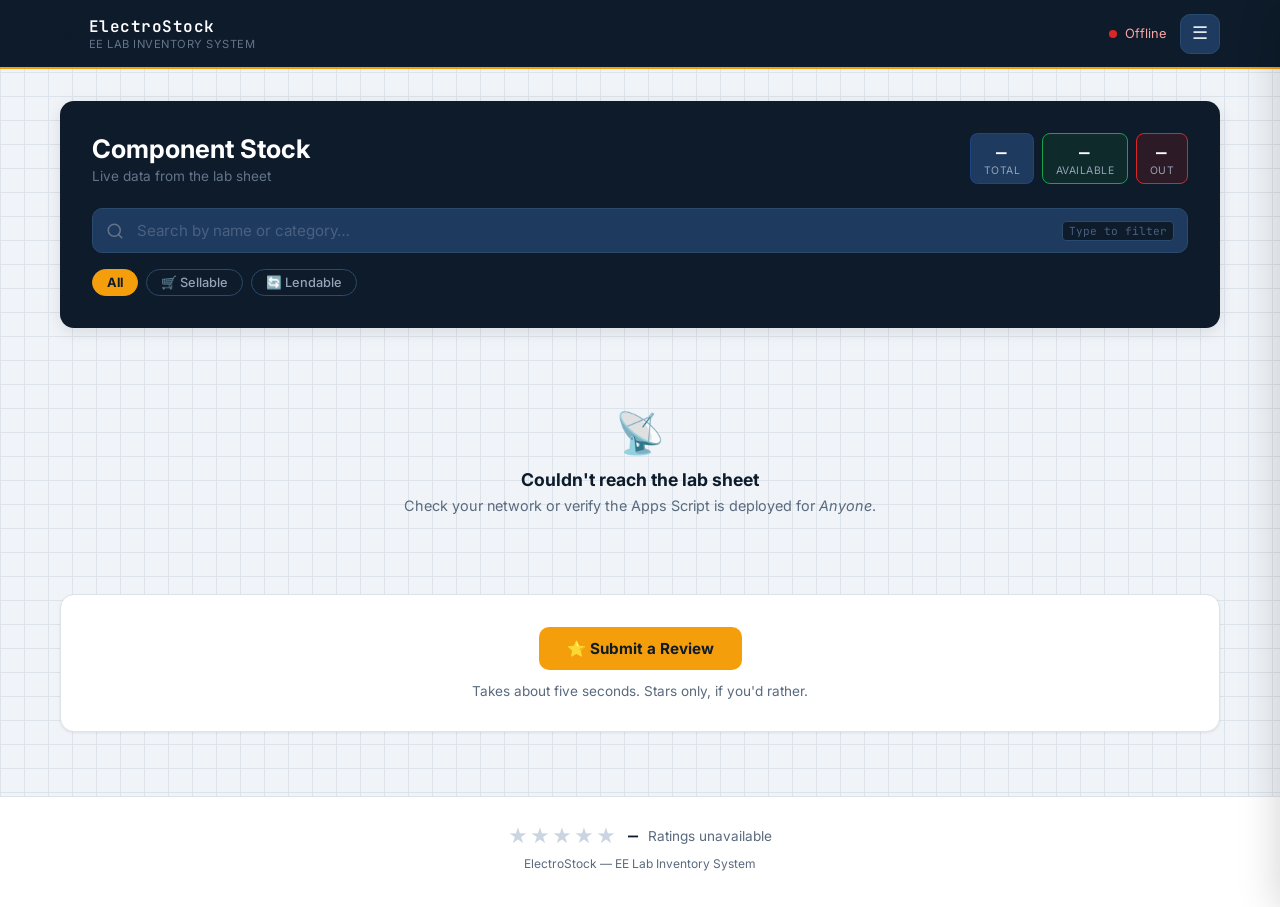
<file: index.html>
<!DOCTYPE html>
<html lang="en">
<head>
    <meta charset="UTF-8">
    <meta name="viewport" content="width=device-width, initial-scale=1.0">
    <title>ElectroStock — EE Lab Inventory System</title>
    <link rel="preconnect" href="https://fonts.googleapis.com">
    <link rel="preconnect" href="https://fonts.gstatic.com" crossorigin>
    <link href="https://fonts.googleapis.com/css2?family=JetBrains+Mono:wght@400;600&family=Inter:wght@400;500;600;700&display=swap" rel="stylesheet">
    <link rel="stylesheet" href="styles.css">
</head>
<body>

    <nav class="navbar">
        <div class="nav-container">
            <div class="logo">
                <span class="logo-mark">⚡</span>
                <div class="logo-text">
                    <span class="logo-main">ElectroStock</span>
                    <span class="logo-sub">EE Lab Inventory System</span>
                </div>
            </div>
            <div class="nav-actions">
                <div class="nav-status" id="navStatus">
                    <span class="status-dot"></span>
                    <span class="status-label">Connecting...</span>
                </div>
                <button type="button" class="nav-toggle" id="navToggle"
                        aria-label="Open menu" aria-expanded="false" aria-controls="navMenu">☰</button>
            </div>
        </div>
    </nav>

    <!-- Slide-out nav panel -->
    <div class="nav-backdrop" id="navBackdrop"></div>
    <nav class="nav-menu" id="navMenu" aria-label="Main menu">
        <div class="nav-menu-head">
            <span class="nav-menu-title">Menu</span>
            <button type="button" class="nav-menu-close" id="navMenuClose" aria-label="Close menu">✕</button>
        </div>
        <a href="index.html" class="active"><span class="nav-menu-icon">📊</span>Dashboard</a>
        <a href="request.html"><span class="nav-menu-icon">📝</span>Request Items</a>
        <a href="logs.html"><span class="nav-menu-icon">📋</span>Lab Logs</a>
        <button type="button" class="nav-rate-btn" id="navRateBtn"><span class="nav-menu-icon">⭐</span>Rate Us</button>
    </nav>

    <main class="container">

        <header class="search-header">
            <div class="header-top">
                <div>
                    <h1>Component Stock</h1>
                    <p class="header-sub">Live data from the lab sheet</p>
                </div>
                <div class="summary-chips" id="summaryChips">
                    <div class="chip chip--total"><span class="chip-num" id="totalCount">—</span><span class="chip-label">Total</span></div>
                    <div class="chip chip--ok"><span class="chip-num" id="availCount">—</span><span class="chip-label">Available</span></div>
                    <div class="chip chip--danger"><span class="chip-num" id="outCount">—</span><span class="chip-label">Out</span></div>
                </div>
            </div>
            <div class="search-wrapper">
                <svg class="search-icon" xmlns="http://www.w3.org/2000/svg" width="18" height="18" viewBox="0 0 24 24" fill="none" stroke="currentColor" stroke-width="2" stroke-linecap="round" stroke-linejoin="round"><circle cx="11" cy="11" r="8"/><path d="m21 21-4.35-4.35"/></svg>
                <input type="text" id="searchInput" placeholder="Search by name or category…" autocomplete="off">
                <kbd class="search-kbd">Type to filter</kbd>
            </div>
            <div class="filter-row" id="filterRow">
                <button class="filter-btn active" data-itemtype="All">All</button>
                <button class="filter-btn" data-itemtype="Sellable">🛒 Sellable</button>
                <button class="filter-btn" data-itemtype="Lendable">🔄 Lendable</button>
            </div>
        </header>

        <div class="lendable-notice hidden" id="lendableNotice">
            <h3>⚠️ Notice to Users</h3>
            <ol>
                <li><strong>Valid ID Deposited:</strong> A valid ID must be left at the desk before any requested item can be issued to you. Your ID will be returned once the item is brought back.</li>
                <li><strong>On-Premises Use Only:</strong> Items cannot be taken home under any circumstances. All equipment must remain within the designated area.</li>
                <li><strong>Non-SELENS Students:</strong> While SELENS students enjoy standard access, requests made by students from outside the SELENS department are subject to additional fees.</li>
                <li><strong>Fines for Damage:</strong> Please inspect items before leaving. Any damages detected upon return will result in a fine and the patron will be held financially responsible.</li>
            </ol>
        </div>

        <section class="inventory-grid" id="inventoryGrid"></section>

        <!-- Review Section — always sits below the grid, however many items it holds -->
        <section class="review-section" id="reviewSection">
            <button class="review-btn" id="reviewBtn">⭐ Submit a Review</button>
            <p class="review-hint">Takes about five seconds. Stars only, if you'd rather.</p>
        </section>

    </main>

    <footer class="site-footer">
        <div class="footer-inner">
            <div class="footer-rating">
                <span class="footer-stars" id="footerStars" aria-hidden="true"><span class="off">★</span><span class="off">★</span><span class="off">★</span><span class="off">★</span><span class="off">★</span></span>
                <span class="footer-avg" id="reviewAvg">—</span>
                <span class="footer-count" id="reviewCount">Loading ratings…</span>
            </div>
            <p class="footer-note">ElectroStock — EE Lab Inventory System</p>
        </div>
    </footer>

    <!-- Detail Modal -->
    <div class="modal-overlay" id="modalOverlay" role="dialog" aria-modal="true" aria-labelledby="modalTitle">
        <div class="modal">
            <button class="modal-close" id="modalClose" aria-label="Close">✕</button>
            <div class="modal-icon" id="modalIcon"></div>
            <h2 class="modal-title" id="modalTitle"></h2>
            <p class="modal-category" id="modalCategory"></p>
            <p class="modal-item-type" id="modalItemType"></p>
            <div class="modal-divider"></div>
            <div class="modal-stats">
                <div class="modal-stat">
                    <span class="modal-stat-label">Quantity</span>
                    <span class="modal-stat-value mono" id="modalQty"></span>
                </div>
                <div class="modal-stat">
                    <span class="modal-stat-label">Status</span>
                    <span class="modal-stat-value" id="modalStatus"></span>
                </div>
                <div class="modal-stat hidden" id="modalPriceRow">
                    <span class="modal-stat-label">Price</span>
                    <span class="modal-stat-value mono" id="modalPrice"></span>
                </div>
            </div>
            <button class="modal-action-btn hidden" id="modalActionBtn"></button>
        </div>
    </div>

    <!-- Review Modal -->
    <div class="modal-overlay" id="reviewModalOverlay" role="dialog" aria-modal="true" aria-labelledby="reviewModalTitle">
        <div class="modal review-modal">
            <button class="modal-close" id="reviewModalClose" aria-label="Close">✕</button>
            <h2 class="modal-title" id="reviewModalTitle">Rate Your Experience</h2>
            <p class="modal-category" style="text-transform:none;">How was the EE Lab Inventory System?</p>
            <div class="star-picker" id="starPicker">
                <span class="star" data-value="1">★</span>
                <span class="star" data-value="2">★</span>
                <span class="star" data-value="3">★</span>
                <span class="star" data-value="4">★</span>
                <span class="star" data-value="5">★</span>
            </div>
            <button class="review-submit-btn" id="reviewSubmitBtn" disabled>
                <span id="reviewSubmitLabel">Submit Review</span>
                <span id="reviewSubmitSpinner" class="spinner hidden"></span>
            </button>
        </div>
    </div>

    <!-- Review Details Modal — optional name + comment, shown after stars are picked -->
    <div class="modal-overlay" id="reviewDetailsOverlay" role="dialog" aria-modal="true" aria-labelledby="reviewDetailsTitle">
        <div class="modal review-modal">
            <button class="modal-close" id="reviewDetailsClose" aria-label="Close">✕</button>
            <h2 class="modal-title" id="reviewDetailsTitle">Add a Comment</h2>
            <p class="modal-category" style="text-transform:none;">Optional — leave blank and submit if you'd rather not.</p>
            <div class="review-details-form">
                <div class="field-group">
                    <label for="reviewName">Name (optional)</label>
                    <input type="text" id="reviewName" placeholder="e.g. Juan dela Cruz" autocomplete="name">
                </div>
                <div class="field-group">
                    <label for="reviewComment">Comment (optional)</label>
                    <textarea id="reviewComment" rows="3" placeholder="Tell us what you liked or what we can improve…"></textarea>
                </div>
            </div>
            <button class="review-submit-btn" id="reviewDetailsSubmitBtn">
                <span id="reviewDetailsSubmitLabel">Submit</span>
                <span id="reviewDetailsSubmitSpinner" class="spinner hidden"></span>
            </button>
        </div>
    </div>

    <!-- Thank You Modal -->
    <div class="modal-overlay" id="thankYouOverlay" role="dialog" aria-modal="true" aria-labelledby="thankYouTitle">
        <div class="modal thank-you-modal">
            <div class="modal-icon">🎉</div>
            <h2 class="modal-title" id="thankYouTitle">Thanks for Reviewing!</h2>
            <p class="modal-category" style="text-transform:none; font-size:.95rem;">Show this to the nearest officer.</p>
            <button class="btn-primary" id="thankYouCloseBtn" style="margin-top:1.5rem; width:100%;">Close</button>
        </div>
    </div>

    <script src="nav.js"></script>
    <script src="app.js"></script>
</body>
</html>
</file>
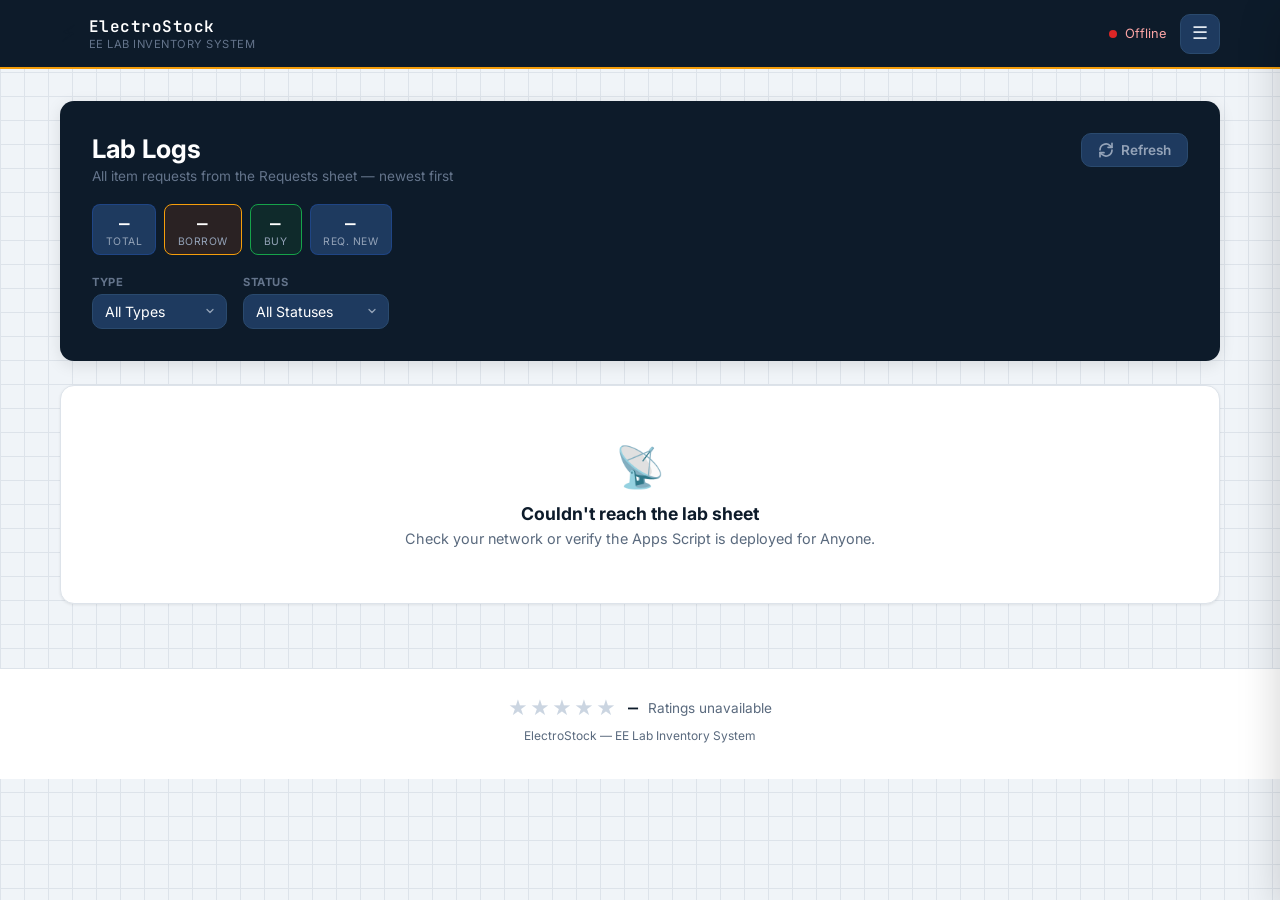
<file: logs.html>
<!DOCTYPE html>
<html lang="en">
<head>
    <meta charset="UTF-8">
    <meta name="viewport" content="width=device-width, initial-scale=1.0">
    <title>Lab Logs — ElectroStock</title>
    <link rel="preconnect" href="https://fonts.googleapis.com">
    <link rel="preconnect" href="https://fonts.gstatic.com" crossorigin>
    <link href="https://fonts.googleapis.com/css2?family=JetBrains+Mono:wght@400;600&family=Inter:wght@400;500;600;700&display=swap" rel="stylesheet">
    <link rel="stylesheet" href="styles.css">
    <link rel="stylesheet" href="logs.css">
</head>
<body>

    <nav class="navbar">
        <div class="nav-container">
            <div class="logo">
                <span class="logo-mark">⚡</span>
                <div class="logo-text">
                    <span class="logo-main">ElectroStock</span>
                    <span class="logo-sub">EE Lab Inventory System</span>
                </div>
            </div>
            <div class="nav-actions">
                <div class="nav-status" id="navStatus">
                    <span class="status-dot"></span>
                    <span class="status-label">Connecting…</span>
                </div>
                <button type="button" class="nav-toggle" id="navToggle"
                        aria-label="Open menu" aria-expanded="false" aria-controls="navMenu">☰</button>
            </div>
        </div>
    </nav>

    <!-- Slide-out nav panel -->
    <div class="nav-backdrop" id="navBackdrop"></div>
    <nav class="nav-menu" id="navMenu" aria-label="Main menu">
        <div class="nav-menu-head">
            <span class="nav-menu-title">Menu</span>
            <button type="button" class="nav-menu-close" id="navMenuClose" aria-label="Close menu">✕</button>
        </div>
        <a href="index.html"><span class="nav-menu-icon">📊</span>Dashboard</a>
        <a href="request.html"><span class="nav-menu-icon">📝</span>Request Items</a>
        <a href="logs.html" class="active"><span class="nav-menu-icon">📋</span>Lab Logs</a>
        <a href="index.html?rate=1" class="nav-rate-btn"><span class="nav-menu-icon">⭐</span>Rate Us</a>
    </nav>

    <main class="container">

        <!-- Page header -->
        <header class="logs-header">
            <div class="logs-header-top">
                <div>
                    <h1>Lab Logs</h1>
                    <p class="header-sub">All item requests from the Requests sheet — newest first</p>
                </div>
                <button class="refresh-btn" id="refreshBtn" title="Refresh logs">
                    <svg xmlns="http://www.w3.org/2000/svg" width="16" height="16" viewBox="0 0 24 24"
                         fill="none" stroke="currentColor" stroke-width="2.5"
                         stroke-linecap="round" stroke-linejoin="round">
                        <path d="M21 2v6h-6"/><path d="M3 12a9 9 0 0 1 15-6.7L21 8"/>
                        <path d="M3 22v-6h6"/><path d="M21 12a9 9 0 0 1-15 6.7L3 16"/>
                    </svg>
                    Refresh
                </button>
            </div>

            <!-- Summary chips -->
            <div class="logs-chips" id="logsChips">
                <div class="chip chip--total"><span class="chip-num" id="chipTotal">—</span><span class="chip-label">Total</span></div>
                <div class="chip chip--warn"><span class="chip-num" id="chipBorrow">—</span><span class="chip-label">Borrow</span></div>
                <div class="chip chip--ok"><span class="chip-num" id="chipBuy">—</span><span class="chip-label">Buy</span></div>
                <div class="chip chip--total"><span class="chip-num" id="chipNew">—</span><span class="chip-label">Req. New</span></div>
            </div>

            <!-- Dual filters -->
            <div class="filter-bar" id="filterBar">
                <div class="filter-group">
                    <label for="filterType">Type</label>
                    <select id="filterType" class="filter-select">
                        <option value="All">All Types</option>
                        <option value="Borrow">Borrow</option>
                        <option value="Buy">Buy</option>
                        <option value="Request New">Request New</option>
                    </select>
                </div>
                <div class="filter-group">
                    <label for="filterStatus">Status</label>
                    <select id="filterStatus" class="filter-select">
                        <option value="All">All Statuses</option>
                        <option value="Reserved">Reserved</option>
                        <option value="Not Returned">Not Returned</option>
                        <option value="Returned">Returned</option>
                        <option value="Pending">Pending</option>
                        <option value="Purchased">Purchased</option>
                        <option value="Acknowledged">Acknowledged</option>
                    </select>
                </div>
                <span class="filter-result" id="filterResult"></span>
            </div>
        </header>

        <!-- Logs table -->
        <section class="logs-table-wrap" id="logsTableWrap">

            <table class="logs-table" id="logsTable">
                <thead id="logsTableHead" class="hidden">
                    <tr>
                        <th>Name</th>
                        <th>Course / Year / Section</th>
                        <th>Type</th>
                        <th>Materials</th>
                        <th>Reason</th>
                        <th>Time</th>
                        <th>Status</th>
                        <th>Total Price</th>
                    </tr>
                </thead>
                <!-- Skeleton rows shown while loading -->
                <tbody id="logsSkeleton">
                    <tr class="skel-row-tr"><td colspan="8"><div class="skel skel-cell w40"></div></td></tr>
                    <tr class="skel-row-tr"><td colspan="8"><div class="skel skel-cell w40"></div></td></tr>
                    <tr class="skel-row-tr"><td colspan="8"><div class="skel skel-cell w40"></div></td></tr>
                    <tr class="skel-row-tr"><td colspan="8"><div class="skel skel-cell w40"></div></td></tr>
                    <tr class="skel-row-tr"><td colspan="8"><div class="skel skel-cell w40"></div></td></tr>
                </tbody>
                <tbody id="logsTableBody"></tbody>
            </table>

            <!-- Empty / error state -->
            <div class="state-message hidden" id="logsEmpty">
                <span class="state-icon">📋</span>
                <h3 id="logsEmptyTitle">No logs yet</h3>
                <p id="logsEmptyMsg">Submitted requests will appear here.</p>
            </div>
        </section>

    </main>

    <footer class="site-footer">
        <div class="footer-inner">
            <div class="footer-rating">
                <span class="footer-stars" id="footerStars" aria-hidden="true"><span class="off">★</span><span class="off">★</span><span class="off">★</span><span class="off">★</span><span class="off">★</span></span>
                <span class="footer-avg" id="reviewAvg">—</span>
                <span class="footer-count" id="reviewCount">Loading ratings…</span>
            </div>
            <p class="footer-note">ElectroStock — EE Lab Inventory System</p>
        </div>
    </footer>

    <script src="nav.js"></script>
    <script src="logs.js"></script>
</body>
</html>
</file>
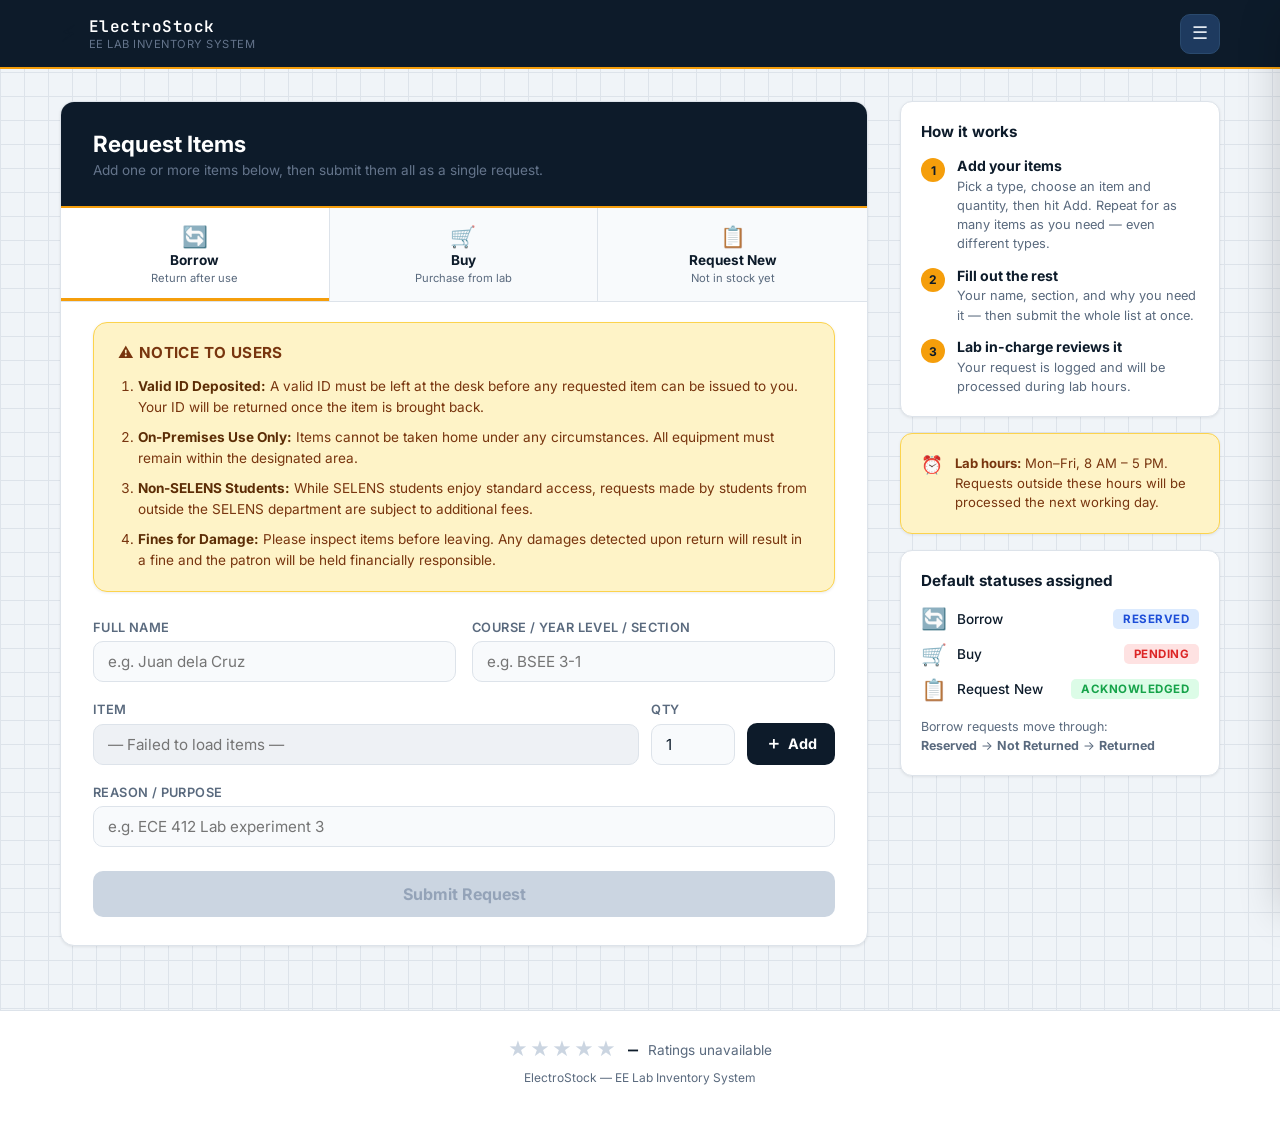
<file: request.html>
<!DOCTYPE html>
<html lang="en">
<head>
    <meta charset="UTF-8">
    <meta name="viewport" content="width=device-width, initial-scale=1.0">
    <title>Request Items — ElectroStock</title>
    <link rel="preconnect" href="https://fonts.googleapis.com">
    <link rel="preconnect" href="https://fonts.gstatic.com" crossorigin>
    <link href="https://fonts.googleapis.com/css2?family=JetBrains+Mono:wght@400;600&family=Inter:wght@400;500;600;700&display=swap" rel="stylesheet">
    <link rel="stylesheet" href="styles.css">
    <link rel="stylesheet" href="request.css">
</head>
<body>

    <nav class="navbar">
        <div class="nav-container">
            <div class="logo">
                <span class="logo-mark">⚡</span>
                <div class="logo-text">
                    <span class="logo-main">ElectroStock</span>
                    <span class="logo-sub">EE Lab Inventory System</span>
                </div>
            </div>
            <div class="nav-actions">
                <button type="button" class="nav-toggle" id="navToggle"
                        aria-label="Open menu" aria-expanded="false" aria-controls="navMenu">☰</button>
            </div>
        </div>
    </nav>

    <!-- Slide-out nav panel -->
    <div class="nav-backdrop" id="navBackdrop"></div>
    <nav class="nav-menu" id="navMenu" aria-label="Main menu">
        <div class="nav-menu-head">
            <span class="nav-menu-title">Menu</span>
            <button type="button" class="nav-menu-close" id="navMenuClose" aria-label="Close menu">✕</button>
        </div>
        <a href="index.html"><span class="nav-menu-icon">📊</span>Dashboard</a>
        <a href="request.html" class="active"><span class="nav-menu-icon">📝</span>Request Items</a>
        <a href="logs.html"><span class="nav-menu-icon">📋</span>Lab Logs</a>
        <a href="index.html?rate=1" class="nav-rate-btn"><span class="nav-menu-icon">⭐</span>Rate Us</a>
    </nav>

    <main class="container">

        <div class="request-layout">

            <!-- Left: Form panel -->
            <div class="form-panel">
                <div class="form-panel-header">
                    <h1>Request Items</h1>
                    <p>Add one or more items below, then submit them all as a single request.</p>
                </div>

                <!-- Request type tabs -->
                <div class="type-tabs" id="typeTabs">
                    <button class="type-tab active" data-type="Borrow">
                        <span class="tab-icon">🔄</span>
                        <span class="tab-label">Borrow</span>
                        <span class="tab-desc">Return after use</span>
                    </button>
                    <button class="type-tab" data-type="Buy">
                        <span class="tab-icon">🛒</span>
                        <span class="tab-label">Buy</span>
                        <span class="tab-desc">Purchase from lab</span>
                    </button>
                    <button class="type-tab" data-type="Request New">
                        <span class="tab-icon">📋</span>
                        <span class="tab-label">Request New</span>
                        <span class="tab-desc">Not in stock yet</span>
                    </button>
                </div>

                <!-- Borrower notice — shown only for the Borrow tab -->
                <div class="lendable-notice" id="lendableNotice">
                    <h3>⚠️ Notice to Users</h3>
                    <ol>
                        <li><strong>Valid ID Deposited:</strong> A valid ID must be left at the desk before any requested item can be issued to you. Your ID will be returned once the item is brought back.</li>
                        <li><strong>On-Premises Use Only:</strong> Items cannot be taken home under any circumstances. All equipment must remain within the designated area.</li>
                        <li><strong>Non-SELENS Students:</strong> While SELENS students enjoy standard access, requests made by students from outside the SELENS department are subject to additional fees.</li>
                        <li><strong>Fines for Damage:</strong> Please inspect items before leaving. Any damages detected upon return will result in a fine and the patron will be held financially responsible.</li>
                    </ol>
                </div>

                <!-- The form -->
                <div class="request-form" id="requestForm">

                    <div class="field-row">
                        <div class="field-group">
                            <label for="studentName">Full Name</label>
                            <input type="text" id="studentName" placeholder="e.g. Juan dela Cruz" autocomplete="name">
                        </div>
                        <div class="field-group">
                            <label for="studentSection">Course / Year Level / Section</label>
                            <input type="text" id="studentSection" placeholder="e.g. BSEE 3-1">
                        </div>
                    </div>

                    <!-- Item picker: pick one item + quantity, then add it to the list below.
                         Repeat for as many items as needed, even across different
                         Borrow/Buy/Request New tabs — they all go out in one submission. -->
                    <div class="item-picker-row">
                        <!-- Borrow / Buy: searchable combobox, populated dynamically from sheet -->
                        <div class="field-group" id="itemSelectGroup">
                            <label for="itemSearchInput">Item</label>
                            <div class="combobox" id="itemCombobox">
                                <input
                                    type="text"
                                    id="itemSearchInput"
                                    class="combobox-input"
                                    placeholder="— Loading items… —"
                                    autocomplete="off"
                                    disabled
                                >
                                <button type="button" class="combobox-clear hidden" id="comboboxClear" aria-label="Clear selection">✕</button>
                                <div class="combobox-panel hidden" id="comboboxPanel" role="listbox"></div>
                            </div>
                        </div>

                        <!-- Request New: free-text item name -->
                        <div class="field-group hidden" id="itemTextGroup">
                            <label for="itemText">Item Name</label>
                            <input type="text" id="itemText" placeholder="e.g. ATmega328P Microcontroller">
                        </div>

                        <div class="field-group field-group--small">
                            <label for="quantity">Qty</label>
                            <input type="number" id="quantity" min="1" value="1" placeholder="1">
                        </div>

                        <button type="button" class="add-item-btn" id="addItemBtn">
                            <span aria-hidden="true">＋</span> Add
                        </button>
                    </div>

                    <!-- Running list of items added to this request -->
                    <div class="cart-section hidden" id="cartSection">
                        <p class="cart-label">Items in this request (<span id="cartCount">0</span>)</p>
                        <ul class="cart-list" id="cartList"></ul>
                        <div class="cart-total-row hidden" id="cartTotalRow">
                            <span class="cart-total-label">Total to Pay (Buy items)</span>
                            <span class="cart-total-value" id="cartTotalValue">₱0.00</span>
                        </div>
                    </div>

                    <div class="field-group">
                        <label for="reason">Reason / Purpose</label>
                        <input type="text" id="reason" placeholder="e.g. ECE 412 Lab experiment 3">
                    </div>

                    <button class="submit-btn" id="submitBtn" disabled>
                        <span id="submitLabel">Submit Request</span>
                        <span id="submitSpinner" class="spinner hidden"></span>
                    </button>

                </div>
            </div>

            <!-- Right: Info panel -->
            <aside class="info-panel">
                <div class="info-card">
                    <h3>How it works</h3>
                    <ol class="steps-list">
                        <li>
                            <span class="step-num">1</span>
                            <div>
                                <strong>Add your items</strong>
                                <p>Pick a type, choose an item and quantity, then hit Add. Repeat for as many items as you need — even different types.</p>
                            </div>
                        </li>
                        <li>
                            <span class="step-num">2</span>
                            <div>
                                <strong>Fill out the rest</strong>
                                <p>Your name, section, and why you need it — then submit the whole list at once.</p>
                            </div>
                        </li>
                        <li>
                            <span class="step-num">3</span>
                            <div>
                                <strong>Lab in-charge reviews it</strong>
                                <p>Your request is logged and will be processed during lab hours.</p>
                            </div>
                        </li>
                    </ol>
                </div>

                <div class="info-card info-card--note">
                    <span class="note-icon">⏰</span>
                    <p><strong>Lab hours:</strong> Mon–Fri, 8 AM – 5 PM. Requests outside these hours will be processed the next working day.</p>
                </div>

                <div class="info-card">
                    <h3>Default statuses assigned</h3>
                    <ul class="status-legend">
                        <li>
                            <span class="tab-icon">🔄</span>
                            <span class="legend-type">Borrow</span>
                            <span class="status-badge reserved">Reserved</span>
                        </li>
                        <li>
                            <span class="tab-icon">🛒</span>
                            <span class="legend-type">Buy</span>
                            <span class="status-badge pending">Pending</span>
                        </li>
                        <li>
                            <span class="tab-icon">📋</span>
                            <span class="legend-type">Request New</span>
                            <span class="status-badge acknowledged">Acknowledged</span>
                        </li>
                    </ul>
                    <p style="margin: 1rem 0 0; font-size: .78rem; color: var(--text-sec); line-height: 1.5;">
                        Borrow requests move through:<br>
                        <strong>Reserved</strong> → <strong>Not Returned</strong> → <strong>Returned</strong>
                    </p>
                </div>
            </aside>

        </div>
    </main>

    <footer class="site-footer">
        <div class="footer-inner">
            <div class="footer-rating">
                <span class="footer-stars" id="footerStars" aria-hidden="true"><span class="off">★</span><span class="off">★</span><span class="off">★</span><span class="off">★</span><span class="off">★</span></span>
                <span class="footer-avg" id="reviewAvg">—</span>
                <span class="footer-count" id="reviewCount">Loading ratings…</span>
            </div>
            <p class="footer-note">ElectroStock — EE Lab Inventory System</p>
        </div>
    </footer>

    <!-- Success overlay -->
    <div class="success-overlay" id="successOverlay">
        <div class="success-card">
            <div class="success-icon">✅</div>
            <h2>Request Submitted</h2>
            <p id="successMessage">Your request has been logged. The lab in-charge will process it during lab hours.</p>
            <ul class="success-items-list" id="successItemsList"></ul>
            <p class="success-total hidden" id="successTotal"></p>
            <div class="success-actions">
                <a href="index.html" class="btn-secondary">Back to Dashboard</a>
                <button class="btn-primary" id="newRequestBtn">Submit Another</button>
            </div>
        </div>
    </div>

    <script src="nav.js"></script>
    <script src="request.js"></script>
</body>
</html>
</file>
<file: styles.css>
/* =============================================
   EE Lab Inventory — styles.css
   Shared across all pages
   ============================================= */

:root {
    --bg:         #f0f4f8;
    --surface:    #ffffff;
    --nav:        #0d1b2a;
    --text-pri:   #0d1b2a;
    --text-sec:   #5a6a7e;
    --text-inv:   #ffffff;
    --accent:     #f59e0b;
    --accent-dim: #fef3c7;
    --ok:         #16a34a;
    --ok-bg:      #dcfce7;
    --warn:       #b45309;
    --warn-bg:    #fef9c3;
    --danger:     #dc2626;
    --danger-bg:  #fee2e2;
    --border:     #dde3ea;
    --radius:     10px;
    --shadow-sm:  0 1px 3px rgba(0,0,0,.08);
    --shadow-md:  0 4px 16px rgba(0,0,0,.10);
    --shadow-lg:  0 12px 40px rgba(0,0,0,.18);
}

*, *::before, *::after { box-sizing: border-box; }

body {
    font-family: 'Inter', system-ui, sans-serif;
    margin: 0;
    padding: 0;
    background-color: var(--bg);
    background-image:
        linear-gradient(var(--border) 1px, transparent 1px),
        linear-gradient(90deg, var(--border) 1px, transparent 1px);
    background-size: 24px 24px;
    color: var(--text-pri);
    min-height: 100vh;
}

.mono { font-family: 'JetBrains Mono', monospace; }

/* ── Navbar ── */
.navbar {
    background-color: var(--nav);
    padding: .85rem 0;
    border-bottom: 2px solid var(--accent);
    position: sticky;
    top: 0;
    z-index: 100;
}

.nav-container {
    max-width: 1200px;
    margin: 0 auto;
    padding: 0 1.25rem;
    display: flex;
    justify-content: space-between;
    align-items: center;
    gap: 1rem;
}

.logo {
    display: flex;
    align-items: center;
    gap: .75rem;
}

.logo-mark { font-size: 1.5rem; line-height: 1; }

.logo-text {
    display: flex;
    flex-direction: column;
}

.logo-main {
    font-family: 'JetBrains Mono', monospace;
    font-weight: 600;
    font-size: 1rem;
    color: var(--text-inv);
    letter-spacing: .5px;
}

.logo-sub {
    font-size: .7rem;
    color: #64748b;
    letter-spacing: .5px;
    text-transform: uppercase;
}

/* Right-hand cluster: live status dot + the ☰ button */
.nav-actions {
    display: flex;
    align-items: center;
    gap: .9rem;
}

/* ── Hamburger button ── */
.nav-toggle {
    display: inline-flex;
    align-items: center;
    justify-content: center;
    width: 40px;
    height: 40px;
    flex-shrink: 0;
    background: #1e3a5f;
    border: 1px solid #2a4a6e;
    border-radius: var(--radius);
    color: #e2e8f0;
    font-size: 1.15rem;
    line-height: 1;
    cursor: pointer;
    transition: background .15s, color .15s, border-color .15s;
}

.nav-toggle:hover {
    background: #2a4a6e;
    color: #fff;
    border-color: var(--accent);
}

.nav-toggle:focus-visible {
    outline: 2px solid var(--accent);
    outline-offset: 2px;
}

/* ── Slide-out panel ── */
.nav-backdrop {
    position: fixed;
    inset: 0;
    background: rgba(13, 27, 42, .55);
    opacity: 0;
    visibility: hidden;
    transition: opacity .22s, visibility .22s;
    z-index: 110;
}

.nav-backdrop.open { opacity: 1; visibility: visible; }

.nav-menu {
    position: fixed;
    top: 0;
    right: 0;
    height: 100%;
    width: min(80vw, 280px);
    background: var(--nav);
    border-left: 2px solid var(--accent);
    box-shadow: var(--shadow-lg);
    display: flex;
    flex-direction: column;
    padding: 1.25rem 1rem;
    transform: translateX(100%);
    transition: transform .25s ease;
    z-index: 120;
    overflow-y: auto;
}

.nav-menu.open { transform: translateX(0); }

/* Stop the page scrolling behind the open panel */
body.nav-open { overflow: hidden; }

.nav-menu-head {
    display: flex;
    justify-content: space-between;
    align-items: center;
    margin-bottom: 1rem;
    padding-left: .75rem;
}

.nav-menu-title {
    font-size: .8rem;
    font-weight: 600;
    color: #64748b;
    font-family: 'JetBrains Mono', monospace;
}

.nav-menu-close {
    background: none;
    border: none;
    color: #94a3b8;
    font-size: 1rem;
    line-height: 1;
    cursor: pointer;
    padding: .35rem .45rem;
    border-radius: 6px;
    transition: background .15s, color .15s;
}

.nav-menu-close:hover { background: #1e3a5f; color: #fff; }

.nav-menu a,
.nav-menu .nav-rate-btn {
    display: flex;
    align-items: center;
    gap: .65rem;
    width: 100%;
    margin: 0 0 .2rem;
    padding: .7rem .75rem;
    border: none;
    border-radius: var(--radius);
    background: transparent;
    color: #94a3b8;
    text-align: left;
    text-decoration: none;
    font-family: 'Inter', sans-serif;
    font-size: .92rem;
    font-weight: 500;
    cursor: pointer;
    transition: background .15s, color .15s;
}

.nav-menu a:hover,
.nav-menu .nav-rate-btn:hover:not(:disabled) {
    background: #1e3a5f;
    color: #fff;
}

.nav-menu a.active {
    background: #1e3a5f;
    color: #fff;
    box-shadow: inset 3px 0 0 var(--accent);
}

.nav-menu a:focus-visible,
.nav-menu .nav-rate-btn:focus-visible {
    outline: 2px solid var(--accent);
    outline-offset: -2px;
}

/* Rate Us sits slightly apart — it's an action, not a destination */
.nav-menu .nav-rate-btn {
    margin-top: .75rem;
    padding-top: 1rem;
    border-top: 1px solid #1e3a5f;
    border-radius: 0;
    color: var(--accent);
}

.nav-menu .nav-rate-btn:disabled {
    color: var(--ok);
    cursor: default;
}

.nav-menu-icon {
    font-size: 1rem;
    line-height: 1;
    width: 1.15rem;
    text-align: center;
    flex-shrink: 0;
}

/* Live status dot */
.nav-status {
    display: flex;
    align-items: center;
    gap: .5rem;
    font-size: .8rem;
    color: #64748b;
}

.status-dot {
    width: 8px;
    height: 8px;
    border-radius: 50%;
    background: #475569;
    transition: background .3s;
}

.nav-status.connected .status-dot   { background: #22c55e; box-shadow: 0 0 6px #22c55e88; }
.nav-status.connected .status-label { color: #86efac; }
.nav-status.error .status-dot       { background: var(--danger); }
.nav-status.error .status-label     { color: #fca5a5; }

/* ── Container ── */
.container {
    max-width: 1200px;
    margin: 0 auto;
    padding: 2rem 1.25rem 4rem;
}

/* ── Search Header (Dashboard) ── */
.search-header {
    background-color: var(--nav);
    color: var(--text-inv);
    padding: 2rem;
    border-radius: 14px;
    margin-bottom: 2rem;
    box-shadow: var(--shadow-md);
}

.header-top {
    display: flex;
    justify-content: space-between;
    align-items: flex-start;
    gap: 1rem;
    margin-bottom: 1.5rem;
    flex-wrap: wrap;
}

.search-header h1 {
    margin: 0 0 .25rem;
    font-size: 1.6rem;
    font-weight: 700;
}

.header-sub {
    margin: 0;
    font-size: .85rem;
    color: #64748b;
}

/* Summary chips */
.summary-chips {
    display: flex;
    gap: .5rem;
    flex-wrap: wrap;
}

.chip {
    display: flex;
    flex-direction: column;
    align-items: center;
    padding: .4rem .8rem;
    border-radius: 8px;
    min-width: 52px;
    border: 1px solid transparent;
}

.chip--total  { background: #1e3a5f; border-color: #2563eb44; }
.chip--ok     { background: #14532d44; border-color: var(--ok); }
.chip--warn   { background: #78350f44; border-color: var(--accent); }
.chip--danger { background: #7f1d1d44; border-color: var(--danger); }

.chip-num {
    font-family: 'JetBrains Mono', monospace;
    font-size: 1.1rem;
    font-weight: 600;
    color: var(--text-inv);
}

.chip-label {
    font-size: .65rem;
    color: #94a3b8;
    text-transform: uppercase;
    letter-spacing: .5px;
}

/* Search input */
.search-wrapper {
    position: relative;
    display: flex;
    align-items: center;
    margin-bottom: 1rem;
}

.search-icon {
    position: absolute;
    left: 14px;
    color: #64748b;
    pointer-events: none;
}

.search-wrapper input {
    width: 100%;
    padding: 12px 16px 12px 44px;
    font-size: .95rem;
    font-family: 'Inter', sans-serif;
    background: #1e3a5f;
    border: 1px solid #2a4a6e;
    border-radius: var(--radius);
    color: var(--text-inv);
    outline: none;
    transition: border-color .2s, box-shadow .2s;
}

.search-wrapper input::placeholder { color: #4a6080; }

.search-wrapper input:focus {
    border-color: var(--accent);
    box-shadow: 0 0 0 3px rgba(245,158,11,.2);
}

.search-kbd {
    position: absolute;
    right: 14px;
    font-family: 'JetBrains Mono', monospace;
    font-size: .7rem;
    color: #4a6080;
    background: #0d1b2a;
    border: 1px solid #2a4a6e;
    border-radius: 4px;
    padding: 2px 6px;
    pointer-events: none;
}

/* Category filter buttons */
.filter-row {
    display: flex;
    gap: .5rem;
    flex-wrap: wrap;
}

.filter-btn {
    padding: 5px 14px;
    border-radius: 20px;
    border: 1px solid #2a4a6e;
    background: transparent;
    color: #94a3b8;
    font-size: .8rem;
    font-family: 'Inter', sans-serif;
    font-weight: 500;
    cursor: pointer;
    transition: all .15s;
}

.filter-btn:hover { border-color: var(--accent); color: var(--accent); }

.filter-btn.active {
    background: var(--accent);
    border-color: var(--accent);
    color: #0d1b2a;
    font-weight: 700;
}

.hidden { display: none !important; }

/* ── Lendable Borrower Notice ── */
.lendable-notice {
    background: var(--accent-dim);
    border: 1.5px solid #fcd34d;
    border-radius: 14px;
    padding: 1.25rem 1.5rem;
    margin-bottom: 1.5rem;
    box-shadow: var(--shadow-sm);
}

.lendable-notice h3 {
    margin: 0 0 .85rem;
    font-size: .95rem;
    font-weight: 700;
    color: #78350f;
    letter-spacing: .4px;
    text-transform: uppercase;
}

.lendable-notice ol {
    margin: 0;
    padding-left: 1.25rem;
    display: flex;
    flex-direction: column;
    gap: .55rem;
}

.lendable-notice li {
    font-size: .85rem;
    color: #78350f;
    line-height: 1.55;
}

.lendable-notice li strong {
    color: #5c2d06;
}

@media (max-width: 600px) {
    .lendable-notice { padding: 1rem 1.1rem; }
}

/* ── Inventory Grid ── */
.inventory-grid {
    display: grid;
    grid-template-columns: repeat(auto-fill, minmax(260px, 1fr));
    gap: 1rem;
}

/* ── Component Card ── */
.component-card {
    background: var(--surface);
    border-radius: var(--radius);
    border: 1px solid var(--border);
    padding: 1rem;
    display: flex;
    gap: 1rem;
    align-items: center;
    box-shadow: var(--shadow-sm);
    cursor: pointer;
    transition: transform .18s, box-shadow .18s, border-color .18s;
    position: relative;
    overflow: hidden;
}

.component-card::before {
    content: '';
    position: absolute;
    left: 0; top: 0; bottom: 0;
    width: 3px;
    border-radius: var(--radius) 0 0 var(--radius);
}

.component-card.status-available::before    { background: var(--ok); }
.component-card.status-out-of-stock::before { background: var(--danger); }

.component-card:hover {
    transform: translateY(-3px);
    box-shadow: var(--shadow-md);
    border-color: #c5cdd8;
}

.card-icon {
    width: 56px;
    height: 56px;
    background: #f8fafc;
    border-radius: 8px;
    border: 1px dashed var(--border);
    display: flex;
    justify-content: center;
    align-items: center;
    font-size: 1.6rem;
    flex-shrink: 0;
}

.card-details {
    display: flex;
    flex-direction: column;
    flex: 1;
    min-width: 0;
}

.component-title {
    margin: 0 0 2px;
    font-size: 1rem;
    font-weight: 600;
    white-space: nowrap;
    overflow: hidden;
    text-overflow: ellipsis;
}

.card-category {
    margin: 0 0 8px;
    font-size: .78rem;
    color: var(--text-sec);
    text-transform: uppercase;
    letter-spacing: .4px;
}

/* Item type badge (Sellable / Lendable) — on cards and in the modal */
.item-type-badge {
    display: inline-flex;
    align-items: center;
    gap: .3rem;
    width: fit-content;
    padding: 2px 9px;
    margin-bottom: 8px;
    border-radius: 5px;
    font-size: .68rem;
    font-weight: 700;
    text-transform: uppercase;
    letter-spacing: .4px;
}

.item-type-badge.sellable { background: #f3e8ff; color: #7c3aed; }
.item-type-badge.lendable { background: #dbeafe; color: #1d4ed8; }

.modal-item-type {
    text-align: center;
    margin: -.25rem 0 0;
}

.modal-item-type .item-type-badge { margin: 0 auto; }

.card-footer {
    display: flex;
    justify-content: space-between;
    align-items: center;
}

.card-price {
    font-family: 'JetBrains Mono', monospace;
    font-size: .85rem;
    font-weight: 700;
    color: var(--ok);
    margin-left: .3rem;
}

.card-qty {
    font-family: 'JetBrains Mono', monospace;
    font-size: .85rem;
    font-weight: 600;
    color: var(--text-sec);
}

.card-qty span { color: var(--text-pri); font-size: 1rem; }

/* ── Status Badges ── */
.status-badge {
    padding: 3px 10px;
    border-radius: 5px;
    font-size: .72rem;
    font-weight: 700;
    text-transform: uppercase;
    letter-spacing: .5px;
}

.available    { background: var(--ok-bg);     color: var(--ok); }
.out-of-stock { background: var(--danger-bg); color: var(--danger); }

/* ── Skeleton Loading ── */
.skeleton-card {
    background: var(--surface);
    border-radius: var(--radius);
    border: 1px solid var(--border);
    padding: 1rem;
    display: flex;
    gap: 1rem;
    align-items: center;
}

.skel {
    background: linear-gradient(90deg, #e2e8f0 25%, #f1f5f9 50%, #e2e8f0 75%);
    background-size: 200% 100%;
    animation: shimmer 1.4s infinite;
    border-radius: 6px;
}

.skel-icon  { width: 56px; height: 56px; border-radius: 8px; flex-shrink: 0; }
.skel-lines { flex: 1; display: flex; flex-direction: column; gap: 8px; }
.skel-title { height: 14px; width: 70%; }
.skel-cat   { height: 11px; width: 45%; }
.skel-badge { height: 20px; width: 80px; border-radius: 5px; }

@keyframes shimmer {
    0%   { background-position: 200% 0; }
    100% { background-position: -200% 0; }
}

/* ── Empty / Error States ── */
.state-message {
    grid-column: 1 / -1;
    text-align: center;
    padding: 3rem 1rem;
    color: var(--text-sec);
}

.state-message .state-icon { font-size: 2.5rem; display: block; margin-bottom: .75rem; }
.state-message h3 { margin: 0 0 .4rem; font-size: 1.1rem; color: var(--text-pri); }
.state-message p  { margin: 0; font-size: .9rem; }

/* ── Modal ── */
.modal-overlay {
    position: fixed;
    inset: 0;
    background: rgba(13,27,42,.6);
    backdrop-filter: blur(4px);
    display: flex;
    justify-content: center;
    align-items: center;
    z-index: 200;
    opacity: 0;
    pointer-events: none;
    transition: opacity .2s;
}

.modal-overlay.open { opacity: 1; pointer-events: all; }

.modal {
    background: var(--surface);
    border-radius: 16px;
    padding: 2rem;
    width: min(420px, 90vw);
    box-shadow: var(--shadow-lg);
    position: relative;
    transform: translateY(16px);
    transition: transform .22s;
}

.modal-overlay.open .modal { transform: translateY(0); }

.modal-close {
    position: absolute;
    top: 1rem; right: 1rem;
    background: #f1f5f9;
    border: none;
    border-radius: 6px;
    width: 32px; height: 32px;
    font-size: .9rem;
    cursor: pointer;
    color: var(--text-sec);
    display: flex;
    align-items: center;
    justify-content: center;
    transition: background .15s;
}

.modal-close:hover { background: var(--border); }

.modal-icon { font-size: 5rem; text-align: center; margin-bottom: .75rem; line-height: 1; }

.modal-title {
    margin: 0 0 .25rem;
    font-size: 1.3rem;
    font-weight: 700;
    text-align: center;
}

.modal-category {
    margin: 0;
    text-align: center;
    font-size: .82rem;
    color: var(--text-sec);
    text-transform: uppercase;
    letter-spacing: .5px;
}

.modal-divider { height: 1px; background: var(--border); margin: 1.25rem 0; }

.modal-stats { display: grid; grid-template-columns: repeat(auto-fit, minmax(110px, 1fr)); gap: 1rem; }

.modal-stat {
    background: #f8fafc;
    border-radius: 8px;
    padding: .85rem 1rem;
    display: flex;
    flex-direction: column;
    gap: .3rem;
}

.modal-stat-label {
    font-size: .72rem;
    color: var(--text-sec);
    text-transform: uppercase;
    letter-spacing: .5px;
}

.modal-stat-value { font-size: 1.2rem; font-weight: 700; }

.spinner {
    width: 18px; height: 18px;
    border: 2px solid rgba(0,0,0,.2);
    border-top-color: #0d1b2a;
    border-radius: 50%;
    animation: spin .7s linear infinite;
}

@keyframes spin { to { transform: rotate(360deg); } }

.btn-primary {
    padding: 10px 22px;
    background: var(--accent);
    color: #0d1b2a;
    font-family: 'Inter', sans-serif;
    font-weight: 700;
    font-size: .9rem;
    border: none;
    border-radius: var(--radius);
    cursor: pointer;
    transition: background .15s;
}
.btn-primary:hover { background: #d97706; }

.modal-action-btn {
    width: 100%;
    margin-top: 1.5rem;
    padding: 12px;
    background: var(--accent);
    color: #0d1b2a;
    font-family: 'Inter', sans-serif;
    font-weight: 700;
    font-size: .95rem;
    border: none;
    border-radius: var(--radius);
    cursor: pointer;
    transition: background .15s, transform .1s;
}

.modal-action-btn:hover  { background: #d97706; }
.modal-action-btn:active { transform: scale(.99); }

/* ── Review Section ── */
.review-section {
    margin-top: 2rem;
    padding: 2rem;
    background: var(--surface);
    border-radius: 14px;
    border: 1px solid var(--border);
    box-shadow: var(--shadow-sm);
    text-align: center;
}

.review-btn {
    display: inline-flex;
    align-items: center;
    gap: .5rem;
    padding: 12px 28px;
    background: var(--accent);
    color: #0d1b2a;
    font-family: 'Inter', sans-serif;
    font-size: .95rem;
    font-weight: 700;
    border: none;
    border-radius: var(--radius);
    cursor: pointer;
    transition: background .15s, transform .1s;
}

.review-btn:hover:not(:disabled)  { background: #d97706; }
.review-btn:active:not(:disabled) { transform: scale(.98); }

.review-btn:disabled {
    background: var(--ok-bg);
    color: var(--ok);
    cursor: default;
}

.review-hint {
    margin: .85rem 0 0;
    font-size: .85rem;
    color: var(--text-sec);
}

/* ── Site footer — rating strip, shared by every page ── */
.site-footer {
    border-top: 1px solid var(--border);
    background: var(--surface);
    padding: 1.75rem 1.25rem 2.25rem;
}

.footer-inner {
    max-width: 1200px;
    margin: 0 auto;
    display: flex;
    flex-direction: column;
    align-items: center;
    gap: .55rem;
    text-align: center;
}

.footer-rating {
    display: flex;
    align-items: center;
    gap: .65rem;
    flex-wrap: wrap;
    justify-content: center;
}

.footer-stars {
    font-size: 1.2rem;
    line-height: 1;
    letter-spacing: 2px;
}

.footer-stars .on  { color: var(--accent); }
.footer-stars .off { color: #cbd5e1; }

.footer-avg {
    font-family: 'JetBrains Mono', monospace;
    font-size: 1.05rem;
    font-weight: 600;
    color: var(--text-pri);
}

.footer-count {
    font-size: .85rem;
    color: var(--text-sec);
}

.footer-note {
    margin: 0;
    font-size: .75rem;
    color: var(--text-sec);
}

/* --- Star picker (inside the review modal) --- */
.star-picker {
    display: flex;
    justify-content: center;
    gap: .4rem;
    margin: 1.5rem 0;
}

.star {
    font-size: 2.4rem;
    line-height: 1;
    color: #e2e8f0;
    cursor: pointer;
    transition: color .12s, transform .1s;
    user-select: none;
}

.star:hover { transform: scale(1.12); }
.star.filled { color: var(--accent); }

/* --- Review Details form (optional name + comment) --- */
.review-details-form {
    display: flex;
    flex-direction: column;
    gap: 1rem;
    margin: 1.25rem 0;
    text-align: left;
}

.review-details-form .field-group {
    display: flex;
    flex-direction: column;
    gap: .4rem;
}

.review-details-form label {
    font-size: .8rem;
    font-weight: 600;
    color: var(--text-sec);
    text-transform: uppercase;
    letter-spacing: .4px;
}

.review-details-form input,
.review-details-form textarea {
    padding: 10px 14px;
    font-size: .95rem;
    font-family: 'Inter', sans-serif;
    background: #f8fafc;
    border: 1px solid var(--border);
    border-radius: var(--radius);
    color: var(--text-pri);
    outline: none;
    transition: border-color .2s, box-shadow .2s;
    width: 100%;
    box-sizing: border-box;
}

.review-details-form textarea { resize: vertical; }

.review-details-form input:focus,
.review-details-form textarea:focus {
    border-color: var(--accent);
    box-shadow: 0 0 0 3px rgba(245,158,11,.15);
    background: #fff;
}

.review-modal, .thank-you-modal { text-align: center; }

.review-submit-btn {
    width: 100%;
    display: flex;
    justify-content: center;
    align-items: center;
    gap: .5rem;
    padding: 12px;
    background: var(--accent);
    color: #0d1b2a;
    font-family: 'Inter', sans-serif;
    font-size: .95rem;
    font-weight: 700;
    border: none;
    border-radius: var(--radius);
    cursor: pointer;
    transition: background .15s;
    margin-top: .5rem;
}

.review-submit-btn:hover:not(:disabled) { background: #d97706; }
.review-submit-btn:disabled { background: #cbd5e1; color: #94a3b8; cursor: not-allowed; }

/* ── Responsive ── */
@media (max-width: 600px) {
    .search-header { padding: 1.25rem; }
    .header-top { flex-direction: column; }
    .search-kbd { display: none; }
    .summary-chips { gap: .35rem; }
    .chip { padding: .3rem .6rem; min-width: 44px; }
    .logo-sub { display: none; }
    .footer-rating { gap: .45rem; }
}

/* Very narrow: the dot alone still says connected/offline */
@media (max-width: 420px) {
    .nav-status .status-label { display: none; }
}

@media (prefers-reduced-motion: reduce) {
    .skel { animation: none; }
    .component-card, .modal, .modal-overlay { transition: none; }
    .nav-menu, .nav-backdrop { transition: none; }
}
</file>
<file: logs.css>
/* =============================================
   EE Lab — logs.css
   Styles specific to the Lab Logs page
   ============================================= */

/* --- Hidden utility (must be defined here for logs page) --- */
.hidden { display: none !important; }

/* --- Skeleton tbody rows --- */
.skel-row-tr td {
    padding: .75rem 1rem;
    border-bottom: 1px solid var(--border);
}

.skel-row-tr .skel-cell {
    height: 14px;
    border-radius: 4px;
    display: block;
}

/* --- Page Header --- */
.logs-header {
    background-color: var(--nav);
    color: var(--text-inv);
    padding: 2rem;
    border-radius: 14px;
    margin-bottom: 1.5rem;
    box-shadow: var(--shadow-md);
}

.logs-header-top {
    display: flex;
    justify-content: space-between;
    align-items: flex-start;
    gap: 1rem;
    margin-bottom: 1.25rem;
    flex-wrap: wrap;
}

.logs-header h1 {
    margin: 0 0 .25rem;
    font-size: 1.6rem;
    font-weight: 700;
}

.header-sub {
    margin: 0;
    font-size: .85rem;
    color: #64748b;
}

/* --- Refresh button --- */
.refresh-btn {
    display: flex;
    align-items: center;
    gap: .45rem;
    padding: 8px 16px;
    background: #1e3a5f;
    border: 1px solid #2a4a6e;
    border-radius: var(--radius);
    color: #94a3b8;
    font-family: 'Inter', sans-serif;
    font-size: .85rem;
    font-weight: 600;
    cursor: pointer;
    transition: background .15s, color .15s;
    flex-shrink: 0;
}

.refresh-btn:hover { background: #2a4a6e; color: #fff; }

.refresh-btn svg {
    transition: transform .4s;
}

.refresh-btn.spinning svg {
    animation: spin .7s linear infinite;
}

@keyframes spin { to { transform: rotate(360deg); } }

/* --- Summary chips --- */
.logs-chips {
    display: flex;
    gap: .5rem;
    flex-wrap: wrap;
    margin-bottom: 1.25rem;
}

/* --- Filter bar --- */
.filter-bar {
    display: flex;
    align-items: center;
    gap: 1rem;
    flex-wrap: wrap;
}

.filter-group {
    display: flex;
    flex-direction: column;
    gap: .3rem;
}

.filter-group label {
    font-size: .7rem;
    font-weight: 700;
    text-transform: uppercase;
    letter-spacing: .5px;
    color: #64748b;
}

.filter-select {
    padding: 8px 32px 8px 12px;
    font-size: .88rem;
    font-family: 'Inter', sans-serif;
    background: #1e3a5f;
    border: 1px solid #2a4a6e;
    border-radius: var(--radius);
    color: var(--text-inv);
    outline: none;
    cursor: pointer;
    appearance: none;
    background-image: url("data:image/svg+xml,%3Csvg xmlns='http://www.w3.org/2000/svg' width='12' height='12' viewBox='0 0 24 24' fill='none' stroke='%2394a3b8' stroke-width='2.5' stroke-linecap='round' stroke-linejoin='round'%3E%3Cpath d='m6 9 6 6 6-6'/%3E%3C/svg%3E");
    background-repeat: no-repeat;
    background-position: right 10px center;
    transition: border-color .2s;
}

.filter-select:focus {
    border-color: var(--accent);
    box-shadow: 0 0 0 3px rgba(245,158,11,.2);
}

.filter-result {
    font-size: .8rem;
    color: #64748b;
    margin-top: 1rem;
    font-style: italic;
    align-self: flex-end;
    padding-bottom: 2px;
}

/* --- Table wrap ---
   overflow-x is always on, not just under the old 700px breakpoint — a fixed
   .logs-table-wrap { overflow: hidden } was silently CLIPPING the Status/Total
   Price columns on any screen too narrow for every column at once, instead of
   letting the person scroll to see them. */
.logs-table-wrap {
    background: var(--surface);
    border-radius: 14px;
    border: 1px solid var(--border);
    box-shadow: var(--shadow-sm);
    overflow-x: auto;
    overflow-y: hidden;
}

/* --- Skeleton rows --- */
.logs-skeleton {
    padding: 1rem 1.25rem;
    display: flex;
    flex-direction: column;
    gap: .75rem;
}

.skel-row {
    display: flex;
    gap: 1rem;
    align-items: center;
}

.skel-cell {
    height: 14px;
    border-radius: 4px;
    flex-shrink: 0;
}

.w40 { width: 40%; }
.w20 { width: 20%; }
.w15 { width: 15%; }
.w10 { width: 10%; }

/* --- Logs table --- */
.logs-table {
    width: 100%;
    border-collapse: collapse;
    font-size: .875rem;
}

.logs-table thead {
    background: #f8fafc;
    border-bottom: 2px solid var(--border);
}

.logs-table th {
    padding: .8rem .85rem;
    text-align: left;
    font-size: .72rem;
    font-weight: 700;
    text-transform: uppercase;
    letter-spacing: .5px;
    color: var(--text-sec);
    white-space: nowrap;
}



.logs-table tbody tr {
    border-bottom: 1px solid var(--border);
    transition: background .12s;
}

.logs-table tbody tr:last-child { border-bottom: none; }

.logs-table tbody tr:hover { background: #f8fafc; }

.logs-table td {
    padding: .7rem .85rem;
    color: var(--text-pri);
    vertical-align: middle;
}


/* Name cell */
.td-name {
    font-weight: 600;
}

/* Section cell */
.td-section {
    color: var(--text-sec);
    font-size: .82rem;
    font-family: 'JetBrains Mono', monospace;
    max-width: 110px;
}

/* Type badge */
.type-badge {
    display: inline-flex;
    align-items: center;
    gap: .3rem;
    padding: 3px 10px;
    border-radius: 5px;
    font-size: .72rem;
    font-weight: 700;
    text-transform: uppercase;
    letter-spacing: .4px;
    white-space: nowrap;
}

.type-borrow      { background: #dbeafe; color: #1d4ed8; }
.type-buy         { background: var(--accent-dim); color: #92400e; }
.type-request-new { background: #f3e8ff; color: #7c3aed; }

/* Materials cell */
.td-materials {
    font-family: 'JetBrains Mono', monospace;
    font-size: .82rem;
    font-weight: 600;
}

/* Total Price cell */
.td-price {
    font-family: 'JetBrains Mono', monospace;
    font-size: .82rem;
    font-weight: 600;
    text-align: right;
    white-space: nowrap;
}

.logs-table th:last-child,
.logs-table td:last-child { text-align: right; }

/* Reason cell — wraps onto up to 2 lines within a capped width, rather than
   forcing one nowrap line (which was making the whole table wider than it
   needed to be). Still truncates with … if a reason runs past 2 lines. */
.td-reason {
    color: var(--text-sec);
    font-size: .83rem;
    max-width: 160px;
    display: -webkit-box;
    -webkit-line-clamp: 2;
    -webkit-box-orient: vertical;
    overflow: hidden;
    text-overflow: ellipsis;
    white-space: normal;
}

/* Time cell */
.td-time {
    font-family: 'JetBrains Mono', monospace;
    font-size: .78rem;
    color: var(--text-sec);
    white-space: nowrap;
}

/* --- Status badges — color coded --- */
.status-badge {
    display: inline-block;
    padding: 4px 10px;
    border-radius: 5px;
    font-size: .72rem;
    font-weight: 700;
    text-transform: uppercase;
    letter-spacing: .5px;
    white-space: nowrap;
}

/* 🔵 Blue — reserved (item not yet handed out) */
.status-reserved {
    background: #dbeafe;
    color: #1d4ed8;
}

/* 🔴 Red — active/unresolved */
.status-not-returned,
.status-pending {
    background: var(--danger-bg);
    color: var(--danger);
}

/* 🟢 Green — resolved/complete */
.status-returned,
.status-purchased,
.status-acknowledged {
    background: var(--ok-bg);
    color: var(--ok);
}

/* Fallback for unknown status */
.status-unknown {
    background: #f1f5f9;
    color: var(--text-sec);
}

/* --- Empty / error state --- */
.state-message {
    text-align: center;
    padding: 3.5rem 1rem;
    color: var(--text-sec);
}

.state-message .state-icon {
    font-size: 2.5rem;
    display: block;
    margin-bottom: .75rem;
}

.state-message h3 {
    margin: 0 0 .4rem;
    font-size: 1.1rem;
    color: var(--text-pri);
}

.state-message p {
    margin: 0;
    font-size: .9rem;
}

/* --- Responsive table --- */
@media (max-width: 700px) {
    .logs-header   { padding: 1.25rem; }
    .logs-table { min-width: 640px; }
    .td-reason { max-width: 120px; }
}

@media (max-width: 480px) {
    .filter-bar { gap: .75rem; }
    .filter-result { width: 100%; }
}

@media (prefers-reduced-motion: reduce) {
    .refresh-btn svg { animation: none; }
}
</file>
<file: request.css>
/* =============================================
   EE Lab — request.css
   Styles specific to the Request Items page
   ============================================= */

/* --- Layout --- */
.request-layout {
    display: grid;
    grid-template-columns: 1fr 320px;
    gap: 2rem;
    align-items: start;
}

@media (max-width: 780px) {
    .request-layout { grid-template-columns: 1fr; }
}

/* --- Form Panel --- */
.form-panel {
    background: var(--surface);
    border-radius: 14px;
    border: 1px solid var(--border);
    box-shadow: var(--shadow-sm);
    overflow: hidden;
}

.form-panel-header {
    background: var(--nav);
    padding: 1.75rem 2rem;
    border-bottom: 2px solid var(--accent);
}

.form-panel-header h1 {
    margin: 0 0 .3rem;
    font-size: 1.4rem;
    font-weight: 700;
    color: var(--text-inv);
}

.form-panel-header p {
    margin: 0;
    font-size: .85rem;
    color: #64748b;
}

/* --- Type Tabs --- */
.type-tabs {
    display: grid;
    grid-template-columns: repeat(3, 1fr);
    border-bottom: 1px solid var(--border);
}

.type-tab {
    display: flex;
    flex-direction: column;
    align-items: center;
    gap: .2rem;
    padding: 1rem .5rem;
    background: #f8fafc;
    border: none;
    border-right: 1px solid var(--border);
    cursor: pointer;
    transition: background .15s;
    font-family: 'Inter', sans-serif;
}

.type-tab:last-child { border-right: none; }
.type-tab:hover { background: #f1f5f9; }

.type-tab.active {
    background: var(--surface);
    box-shadow: inset 0 -3px 0 var(--accent);
}

.tab-icon  { font-size: 1.3rem; }
.tab-label { font-size: .85rem; font-weight: 700; color: var(--text-pri); }
.tab-desc  { font-size: .7rem;  color: var(--text-sec); }

/* --- Form Fields --- */
.request-form {
    padding: 1.75rem 2rem;
    display: flex;
    flex-direction: column;
    gap: 1.25rem;
}

.field-row {
    display: grid;
    grid-template-columns: 1fr 1fr;
    gap: 1rem;
}

@media (max-width: 500px) {
    .field-row { grid-template-columns: 1fr; }
    .request-form { padding: 1.25rem; }
    .form-panel-header { padding: 1.25rem; }
}

.field-group {
    display: flex;
    flex-direction: column;
    gap: .4rem;
}

.field-group--small { max-width: 120px; }

.field-group label {
    font-size: .8rem;
    font-weight: 600;
    color: var(--text-sec);
    text-transform: uppercase;
    letter-spacing: .4px;
}

.field-group input,
.field-group select {
    padding: 10px 14px;
    font-size: .95rem;
    font-family: 'Inter', sans-serif;
    background: #f8fafc;
    border: 1px solid var(--border);
    border-radius: var(--radius);
    color: var(--text-pri);
    outline: none;
    transition: border-color .2s, box-shadow .2s;
    width: 100%;
    box-sizing: border-box;
}

.field-group input:focus,
.field-group select:focus {
    border-color: var(--accent);
    box-shadow: 0 0 0 3px rgba(245,158,11,.15);
    background: #fff;
}

.field-group input.error,
.field-group select.error {
    border-color: var(--danger);
    box-shadow: 0 0 0 3px rgba(220,38,38,.1);
}

.field-group .error-msg {
    font-size: .75rem;
    color: var(--danger);
    display: none;
}

.field-group.has-error .error-msg { display: block; }

.hidden { display: none !important; }

/* --- Searchable item combobox (replaces the old native <select>) --- */
.combobox { position: relative; }

.combobox-input { padding-right: 36px !important; }

.combobox-input:disabled { background: #eef1f5; cursor: not-allowed; }

.combobox-clear {
    position: absolute;
    top: 36px;
    right: 10px;
    width: 22px;
    height: 22px;
    border: none;
    border-radius: 50%;
    background: #e2e8f0;
    color: var(--text-sec);
    font-size: .68rem;
    cursor: pointer;
    display: flex;
    align-items: center;
    justify-content: center;
    transition: background .15s, color .15s;
}

.combobox-clear:hover { background: var(--danger-bg); color: var(--danger); }

.combobox-panel {
    position: absolute;
    top: calc(100% + 6px);
    left: 0;
    right: 0;
    z-index: 40;
    background: var(--surface);
    border: 1px solid var(--border);
    border-radius: var(--radius);
    box-shadow: var(--shadow-md);
    max-height: 320px;
    overflow-y: auto;
    padding: 6px;
}

.combobox-group-label {
    padding: 8px 10px 4px;
    font-size: .68rem;
    font-weight: 700;
    text-transform: uppercase;
    letter-spacing: .5px;
    color: var(--text-sec);
}

.combobox-option {
    display: flex;
    justify-content: space-between;
    align-items: center;
    gap: .75rem;
    padding: 9px 10px;
    border-radius: 7px;
    cursor: pointer;
    transition: background .1s;
}

.combobox-option:hover,
.combobox-option.active { background: #f1f5f9; }

.combobox-option-name {
    font-size: .9rem;
    font-weight: 600;
    color: var(--text-pri);
    white-space: nowrap;
    overflow: hidden;
    text-overflow: ellipsis;
}

.combobox-option-meta {
    flex-shrink: 0;
    display: flex;
    align-items: center;
    gap: .55rem;
    font-size: .76rem;
}

.combobox-option-price {
    font-family: 'JetBrains Mono', monospace;
    font-weight: 700;
    color: var(--ok);
}

.combobox-option-stock {
    font-family: 'JetBrains Mono', monospace;
    color: var(--text-sec);
}

.combobox-option.out-of-stock {
    opacity: .45;
    cursor: not-allowed;
}

.combobox-option.out-of-stock:hover { background: transparent; }

.combobox-option.out-of-stock .combobox-option-stock {
    color: var(--danger);
    font-weight: 700;
}

.combobox-empty {
    padding: 1.5rem 1rem;
    text-align: center;
    font-size: .85rem;
    color: var(--text-sec);
}

/* --- Item picker row (item + qty + Add button) --- */
.item-picker-row {
    display: flex;
    align-items: flex-end;
    gap: .75rem;
}

.item-picker-row .field-group { flex: 1; min-width: 0; }
.item-picker-row .field-group--small { flex: 0 0 84px; }

.add-item-btn {
    flex: 0 0 auto;
    display: flex;
    align-items: center;
    gap: .35rem;
    padding: 10px 18px;
    height: 42px;
    background: var(--nav);
    color: #fff;
    font-family: 'Inter', sans-serif;
    font-size: .9rem;
    font-weight: 700;
    border: none;
    border-radius: var(--radius);
    cursor: pointer;
    transition: background .15s, transform .1s;
    white-space: nowrap;
}

.add-item-btn span { font-size: 1.05rem; line-height: 1; }
.add-item-btn:hover  { background: #16324d; }
.add-item-btn:active { transform: scale(.97); }

@media (max-width: 500px) {
    .item-picker-row { flex-wrap: wrap; }
    .item-picker-row .field-group { flex: 1 1 100%; }
    .item-picker-row .field-group--small { flex: 1 1 auto; }
    .add-item-btn { flex: 1 1 100%; justify-content: center; }
}

/* --- Cart: items added to the current request --- */
.cart-section {
    background: #f8fafc;
    border: 1px solid var(--border);
    border-radius: var(--radius);
    padding: .9rem 1rem;
}

.cart-label {
    margin: 0 0 .6rem;
    font-size: .78rem;
    font-weight: 700;
    text-transform: uppercase;
    letter-spacing: .5px;
    color: var(--text-sec);
}

.cart-list {
    list-style: none;
    margin: 0;
    padding: 0;
    display: flex;
    flex-direction: column;
    gap: .5rem;
    max-height: 260px;
    overflow-y: auto;
}

.cart-item {
    display: flex;
    align-items: center;
    justify-content: space-between;
    gap: .75rem;
    background: var(--surface);
    border: 1px solid var(--border);
    border-radius: 8px;
    padding: .55rem .75rem;
}

.cart-item-info {
    display: flex;
    align-items: center;
    gap: .55rem;
    min-width: 0;
    flex: 1;
}

.cart-item-name {
    font-size: .88rem;
    font-weight: 600;
    color: var(--text-pri);
    white-space: nowrap;
    overflow: hidden;
    text-overflow: ellipsis;
}

.cart-item-qty {
    flex-shrink: 0;
    font-family: 'JetBrains Mono', monospace;
    font-size: .78rem;
    font-weight: 700;
    color: var(--text-sec);
}

.cart-item-badge {
    flex-shrink: 0;
    display: inline-flex;
    align-items: center;
    gap: .25rem;
    padding: 2px 8px;
    border-radius: 5px;
    font-size: .68rem;
    font-weight: 700;
    text-transform: uppercase;
    letter-spacing: .3px;
    white-space: nowrap;
}

.cart-item-badge.borrow      { background: #dbeafe; color: #1d4ed8; }
.cart-item-badge.buy         { background: var(--accent-dim); color: #92400e; }
.cart-item-badge.request-new { background: #f3e8ff; color: #7c3aed; }

.cart-item-remove {
    flex-shrink: 0;
    width: 26px;
    height: 26px;
    border: none;
    border-radius: 6px;
    background: transparent;
    color: var(--text-sec);
    font-size: .85rem;
    cursor: pointer;
    display: flex;
    align-items: center;
    justify-content: center;
    transition: background .15s, color .15s;
}

.cart-item-remove:hover { background: var(--danger-bg); color: var(--danger); }

.cart-total-row {
    display: flex;
    justify-content: space-between;
    align-items: center;
    margin-top: .75rem;
    padding-top: .75rem;
    border-top: 1px dashed var(--border);
}

.cart-total-label {
    font-size: .8rem;
    font-weight: 700;
    text-transform: uppercase;
    letter-spacing: .4px;
    color: var(--text-sec);
}

.cart-total-value {
    font-family: 'JetBrains Mono', monospace;
    font-size: 1.05rem;
    font-weight: 700;
    color: var(--ok);
}


.submit-btn {
    display: flex;
    justify-content: center;
    align-items: center;
    gap: .5rem;
    width: 100%;
    padding: 13px;
    background: var(--accent);
    color: #0d1b2a;
    font-family: 'Inter', sans-serif;
    font-size: 1rem;
    font-weight: 700;
    border: none;
    border-radius: var(--radius);
    cursor: pointer;
    transition: background .15s, transform .1s;
    margin-top: .25rem;
}

.submit-btn:hover   { background: #d97706; }
.submit-btn:active  { transform: scale(.99); }
.submit-btn:disabled { background: #cbd5e1; color: #94a3b8; cursor: not-allowed; }

.spinner {
    width: 18px; height: 18px;
    border: 2px solid rgba(0,0,0,.2);
    border-top-color: #0d1b2a;
    border-radius: 50%;
    animation: spin .7s linear infinite;
}

@keyframes spin { to { transform: rotate(360deg); } }

/* --- Info Panel (right sidebar) --- */
.info-panel {
    display: flex;
    flex-direction: column;
    gap: 1rem;
}

.info-card {
    background: var(--surface);
    border-radius: 12px;
    border: 1px solid var(--border);
    padding: 1.25rem;
    box-shadow: var(--shadow-sm);
}

.info-card h3 {
    margin: 0 0 1rem;
    font-size: .95rem;
    font-weight: 700;
    color: var(--text-pri);
}

.steps-list {
    list-style: none;
    margin: 0;
    padding: 0;
    display: flex;
    flex-direction: column;
    gap: .85rem;
}

.steps-list li {
    display: flex;
    gap: .75rem;
    align-items: flex-start;
}

.step-num {
    width: 24px; height: 24px;
    border-radius: 50%;
    background: var(--accent);
    color: #0d1b2a;
    font-size: .75rem;
    font-weight: 700;
    display: flex;
    align-items: center;
    justify-content: center;
    flex-shrink: 0;
    margin-top: 1px;
}

.steps-list strong { display: block; font-size: .88rem; margin-bottom: .15rem; }
.steps-list p      { margin: 0; font-size: .8rem; color: var(--text-sec); line-height: 1.5; }

.info-card--note {
    display: flex;
    gap: .75rem;
    align-items: flex-start;
    background: var(--accent-dim);
    border-color: #fcd34d;
}

.note-icon { font-size: 1.1rem; flex-shrink: 0; }

.info-card--note p {
    margin: 0;
    font-size: .82rem;
    color: #78350f;
    line-height: 1.5;
}

/* --- Status Legend (in sidebar) --- */
.status-legend {
    list-style: none;
    margin: 0;
    padding: 0;
    display: flex;
    flex-direction: column;
    gap: .65rem;
}

.status-legend li {
    display: flex;
    align-items: center;
    gap: .6rem;
    font-size: .85rem;
}

.legend-type {
    flex: 1;
    font-weight: 500;
    color: var(--text-pri);
}

/* Status badge variants used in legend + logs page */
.status-badge.reserved       { background: #dbeafe;          color: #1d4ed8; }
.status-badge.not-returned   { background: var(--danger-bg); color: var(--danger); }
.status-badge.pending        { background: var(--danger-bg); color: var(--danger); }
.status-badge.returned       { background: var(--ok-bg);     color: var(--ok); }
.status-badge.purchased      { background: var(--ok-bg);     color: var(--ok); }
.status-badge.acknowledged   { background: var(--ok-bg);     color: var(--ok); }

/* --- Success Overlay --- */
.success-overlay {
    position: fixed;
    inset: 0;
    background: rgba(13,27,42,.65);
    backdrop-filter: blur(4px);
    display: flex;
    justify-content: center;
    align-items: center;
    z-index: 300;
    opacity: 0;
    pointer-events: none;
    transition: opacity .25s;
}

.success-overlay.open {
    opacity: 1;
    pointer-events: all;
}

.success-card {
    background: var(--surface);
    border-radius: 16px;
    padding: 2.5rem 2rem;
    width: min(440px, 90vw);
    text-align: center;
    box-shadow: var(--shadow-lg);
    transform: translateY(20px);
    transition: transform .25s;
}

.success-overlay.open .success-card { transform: translateY(0); }

.success-icon { font-size: 3rem; margin-bottom: .75rem; }

.success-card h2 {
    margin: 0 0 .5rem;
    font-size: 1.3rem;
    font-weight: 700;
}

.success-card p {
    margin: 0 0 1rem;
    font-size: .9rem;
    color: var(--text-sec);
    line-height: 1.6;
}

/* --- Items list shown in the success popup --- */
.success-items-list {
    list-style: none;
    margin: 0 0 1.5rem;
    padding: 0;
    display: flex;
    flex-direction: column;
    gap: .5rem;
    max-height: 260px;
    overflow-y: auto;
    text-align: left;
}

.success-items-list:empty { display: none; }

.success-item {
    display: flex;
    align-items: center;
    justify-content: space-between;
    gap: .75rem;
    background: #f8fafc;
    border: 1px solid var(--border);
    border-radius: 8px;
    padding: .6rem .8rem;
}

.success-item-info {
    display: flex;
    align-items: baseline;
    gap: .5rem;
    min-width: 0;
}

.success-item-name {
    font-size: .88rem;
    font-weight: 700;
    color: var(--text-pri);
    white-space: nowrap;
    overflow: hidden;
    text-overflow: ellipsis;
}

.success-item-qty {
    flex-shrink: 0;
    font-family: 'JetBrains Mono', monospace;
    font-size: .78rem;
    font-weight: 600;
    color: var(--text-sec);
}

.success-total {
    margin: 0 0 1rem;
    padding: .7rem 1rem;
    background: var(--ok-bg);
    border: 1.5px solid var(--ok);
    border-radius: 8px;
    font-size: .95rem;
    font-weight: 700;
    color: #14532d;
    text-align: center;
}

.success-actions {
    display: flex;
    gap: .75rem;
    justify-content: center;
    flex-wrap: wrap;
}

.btn-primary {
    padding: 10px 22px;
    background: var(--accent);
    color: #0d1b2a;
    font-family: 'Inter', sans-serif;
    font-weight: 700;
    font-size: .9rem;
    border: none;
    border-radius: var(--radius);
    cursor: pointer;
    transition: background .15s;
}
.btn-primary:hover { background: #d97706; }

.btn-secondary {
    padding: 10px 22px;
    background: #f1f5f9;
    color: var(--text-pri);
    font-family: 'Inter', sans-serif;
    font-weight: 600;
    font-size: .9rem;
    border: 1px solid var(--border);
    border-radius: var(--radius);
    text-decoration: none;
    display: inline-block;
    transition: background .15s;
}
.btn-secondary:hover { background: var(--border); }

/* --- Locked / disabled type tab (item-type enforcement) --- */
.type-tab:disabled {
    opacity: .4;
    cursor: not-allowed;
    pointer-events: none;
}

.type-tab.active:disabled {
    opacity: 1;               /* active locked tab stays fully visible */
    box-shadow: inset 0 -3px 0 var(--accent);
    cursor: default;
}

/* --- Borrower notice placement within the form panel --- */
#lendableNotice {
    margin: 1.25rem 2rem 0;
}

@media (max-width: 500px) {
    #lendableNotice { margin: 1.1rem 1.25rem 0; }
}
</file>
